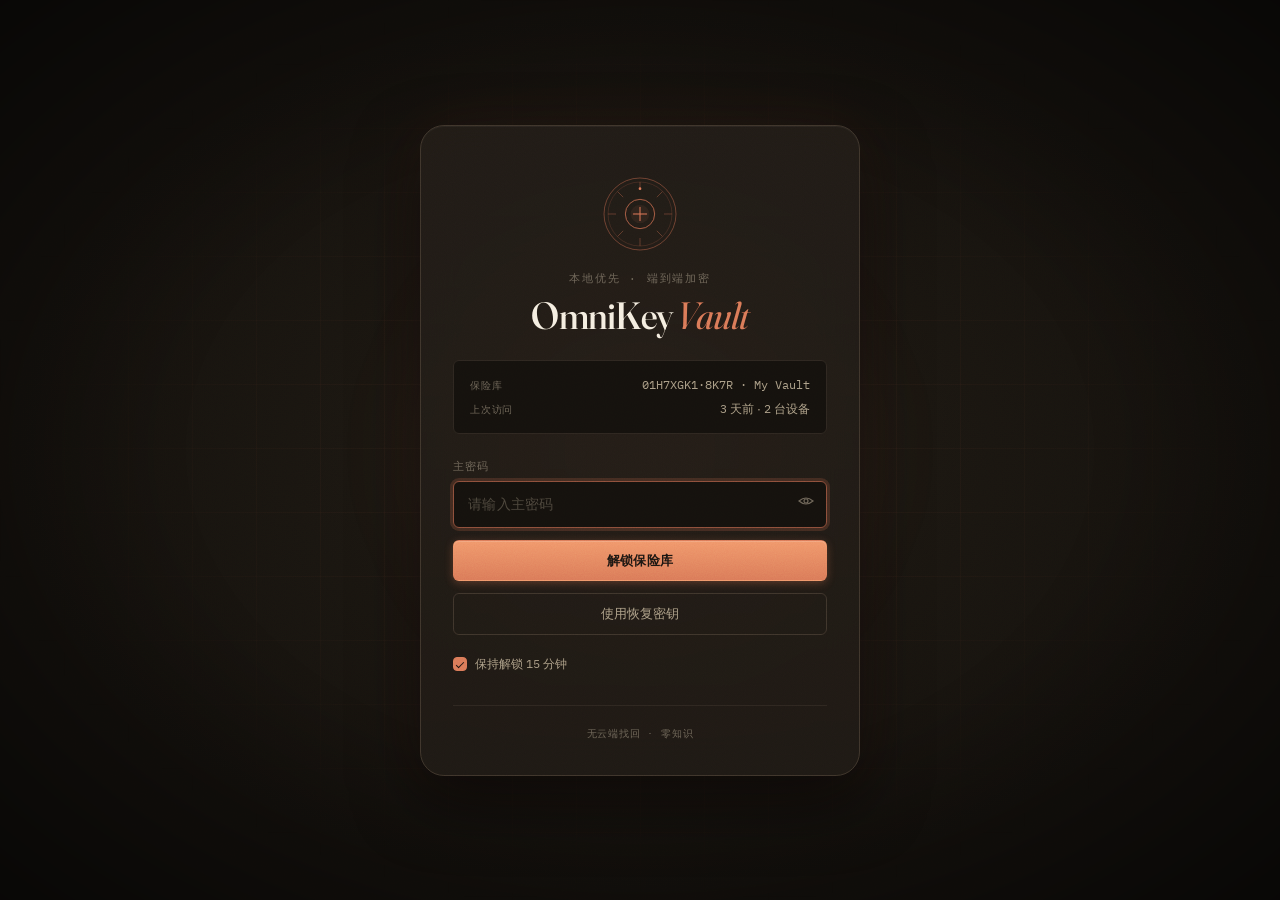
<file: docs/UI/index.html>
<!DOCTYPE html>
<html lang="zh-CN">
<head>
  <meta charset="UTF-8" />
  <meta name="viewport" content="width=device-width, initial-scale=1.0" />
  <title>OmniKey Vault — 应用原型</title>
  <link rel="preconnect" href="https://fonts.googleapis.com" />
  <link rel="preconnect" href="https://fonts.gstatic.com" crossorigin />
  <link
    href="https://fonts.googleapis.com/css2?family=Fraunces:ital,opsz,wght@0,9..144,400;0,9..144,500;0,9..144,600;0,9..144,700;1,9..144,400;1,9..144,500;1,9..144,600&family=IBM+Plex+Mono:wght@300;400;500;600&family=IBM+Plex+Sans:wght@300;400;500;600;700&display=swap"
    rel="stylesheet"
  />
  <link rel="stylesheet" href="styles.css" />
</head>
<body>
  <!-- Grain texture overlay -->
  <div class="grain" aria-hidden="true"></div>

  <!-- ============================================= -->
  <!-- UNLOCK SCREEN                                  -->
  <!-- ============================================= -->
  <section id="screen-unlock" class="screen screen-unlock active">
    <div class="unlock-ambient" aria-hidden="true">
      <div class="ambient-grid"></div>
      <div class="ambient-glow"></div>
      <div class="ambient-vignette"></div>
    </div>

    <div class="unlock-card">
      <div class="vault-emblem" id="vault-emblem" aria-hidden="true">
        <svg viewBox="0 0 120 120" fill="none" xmlns="http://www.w3.org/2000/svg">
          <!-- Outer ring -->
          <circle cx="60" cy="60" r="54" stroke="currentColor" stroke-width="1.5" opacity="0.4" />
          <circle cx="60" cy="60" r="48" stroke="currentColor" stroke-width="1" opacity="0.25" />
          <!-- Spokes (vault door radial) -->
          <g class="emblem-spokes" stroke="currentColor" stroke-width="1" opacity="0.5">
            <line x1="60" y1="12" x2="60" y2="24" />
            <line x1="60" y1="96" x2="60" y2="108" />
            <line x1="12" y1="60" x2="24" y2="60" />
            <line x1="96" y1="60" x2="108" y2="60" />
            <line x1="26.4" y1="26.4" x2="34.8" y2="34.8" />
            <line x1="85.2" y1="85.2" x2="93.6" y2="93.6" />
            <line x1="93.6" y1="26.4" x2="85.2" y2="34.8" />
            <line x1="34.8" y1="85.2" x2="26.4" y2="93.6" />
          </g>
          <!-- Inner dial -->
          <circle cx="60" cy="60" r="22" stroke="currentColor" stroke-width="1.5" opacity="0.7" />
          <circle cx="60" cy="60" r="14" fill="currentColor" opacity="0.08" />
          <!-- Center mark -->
          <path d="M60 50 L60 70 M50 60 L70 60" stroke="currentColor" stroke-width="1.5" stroke-linecap="round" />
          <!-- Indicator notch -->
          <circle cx="60" cy="22" r="2" fill="var(--accent)" />
        </svg>
      </div>

      <p class="unlock-eyebrow">本地优先 · 端到端加密</p>
      <h1 class="unlock-title">OmniKey <em>Vault</em></h1>

      <div class="vault-meta">
        <div class="meta-row">
          <span class="meta-label">保险库</span>
          <span class="meta-value mono">01H7XGK1·8K7R · My Vault</span>
        </div>
        <div class="meta-row">
          <span class="meta-label">上次访问</span>
          <span class="meta-value">3 天前 · 2 台设备</span>
        </div>
      </div>

      <form class="unlock-form" id="unlock-form" autocomplete="off">
        <div class="field">
          <label for="master-pw">主密码</label>
          <div class="input-wrap">
            <input
              type="password"
              id="master-pw"
              placeholder="请输入主密码"
              autofocus
              spellcheck="false"
            />
            <button type="button" class="reveal-toggle" id="reveal-pw" aria-label="显示密码">
              <svg width="16" height="16" viewBox="0 0 16 16" fill="none">
                <path d="M1 8 Q8 2 15 8 Q8 14 1 8 Z" stroke="currentColor" stroke-width="1.2" fill="none" />
                <circle cx="8" cy="8" r="2" stroke="currentColor" stroke-width="1.2" fill="none" />
              </svg>
            </button>
          </div>
        </div>

        <button type="submit" class="btn btn-primary btn-block" id="unlock-btn">
          <span class="btn-label">解锁保险库</span>
          <span class="btn-spinner" aria-hidden="true"></span>
        </button>

        <button type="button" class="btn btn-ghost btn-block" id="recovery-btn">
          使用恢复密钥
        </button>

        <label class="checkbox">
          <input type="checkbox" id="remember-15" checked />
          <span class="checkbox-mark"></span>
          <span class="checkbox-label">保持解锁 15 分钟</span>
        </label>
      </form>

      <div class="unlock-footer">
        <span class="mono dim">无云端找回 · 零知识</span>
      </div>
    </div>

    <!-- KDF progress overlay (shown during unlock) -->
    <div class="kdf-overlay" id="kdf-overlay" aria-hidden="true">
      <div class="kdf-content">
        <div class="kdf-emblem">
          <svg viewBox="0 0 80 80" fill="none">
            <circle cx="40" cy="40" r="36" stroke="currentColor" stroke-width="1" opacity="0.2" />
            <circle
              cx="40"
              cy="40"
              r="36"
              stroke="currentColor"
              stroke-width="2"
              stroke-dasharray="226"
              stroke-dashoffset="226"
              class="kdf-progress-ring"
              transform="rotate(-90 40 40)"
            />
          </svg>
        </div>
        <p class="kdf-status mono">派生密钥 · Argon2id 256MiB</p>
        <p class="kdf-detail mono dim">正在验证主密码…</p>
      </div>
    </div>
  </section>

  <!-- ============================================= -->
  <!-- MAIN APPLICATION                               -->
  <!-- ============================================= -->
  <section id="screen-main" class="screen screen-main">
    <!-- Profile banner (shown when dev/test profile active) -->
    <div class="profile-banner" id="profile-banner" aria-hidden="true">
      <span class="banner-text" id="banner-text">DEV — 非生产数据</span>
    </div>
    <div class="profile-watermark" id="profile-watermark" aria-hidden="true"></div>

    <!-- Top bar -->
    <header class="topbar">
      <div class="topbar-left">
        <div class="app-mark" aria-hidden="true">
          <svg viewBox="0 0 24 24" fill="none">
            <circle cx="12" cy="12" r="10" stroke="currentColor" stroke-width="1.5" opacity="0.5" />
            <circle cx="12" cy="12" r="5" stroke="currentColor" stroke-width="1.5" />
            <path d="M12 8 V16 M8 12 H16" stroke="currentColor" stroke-width="1.2" stroke-linecap="round" />
            <circle cx="12" cy="3" r="1.2" fill="var(--accent)" />
          </svg>
        </div>
        <span class="app-name">OmniKey <em>Vault</em></span>
      </div>

      <div class="topbar-center">
        <div class="search-box">
          <svg class="search-icon" width="14" height="14" viewBox="0 0 14 14" fill="none">
            <circle cx="6" cy="6" r="4.5" stroke="currentColor" stroke-width="1.2" />
            <line x1="9.5" y1="9.5" x2="12.5" y2="12.5" stroke="currentColor" stroke-width="1.2" stroke-linecap="round" />
          </svg>
          <input
            type="text"
            id="search-input"
            placeholder="搜索条目、字段、标签…  (试试:tags:ai field:sk-*)"
            spellcheck="false"
          />
          <kbd class="search-kbd mono">/</kbd>
        </div>
      </div>

      <div class="topbar-right">
        <button class="icon-btn" id="sync-btn" title="同步状态">
          <svg width="16" height="16" viewBox="0 0 16 16" fill="none">
            <path d="M3 8 Q3 3 8 3 Q12 3 13 6 M13 8 Q13 13 8 13 Q4 13 3 10" stroke="currentColor" stroke-width="1.2" fill="none" stroke-linecap="round" />
            <path d="M11 4 L13 6 L11 8 M5 8 L3 10 L5 12" stroke="currentColor" stroke-width="1.2" fill="none" stroke-linecap="round" stroke-linejoin="round" />
          </svg>
        </button>
        <button class="icon-btn" id="settings-btn" title="设置">
          <svg width="16" height="16" viewBox="0 0 16 16" fill="none">
            <circle cx="8" cy="8" r="2" stroke="currentColor" stroke-width="1.2" fill="none" />
            <path d="M8 1 V3 M8 13 V15 M1 8 H3 M13 8 H15 M2.8 2.8 L4.2 4.2 M11.8 11.8 L13.2 13.2 M2.8 13.2 L4.2 11.8 M11.8 4.2 L13.2 2.8" stroke="currentColor" stroke-width="1.2" stroke-linecap="round" />
          </svg>
        </button>
        <button class="icon-btn icon-btn-lock" id="lock-btn" title="锁定保险库 (Ctrl+L)">
          <svg width="16" height="16" viewBox="0 0 16 16" fill="none">
            <rect x="3" y="7" width="10" height="7" rx="1" stroke="currentColor" stroke-width="1.2" fill="none" />
            <path d="M5 7 V5 Q5 2 8 2 Q11 2 11 5 V7" stroke="currentColor" stroke-width="1.2" fill="none" />
            <circle cx="8" cy="10.5" r="0.8" fill="currentColor" />
          </svg>
        </button>
      </div>
    </header>

    <!-- Main layout -->
    <div class="main-layout">
      <!-- Sidebar -->
      <aside class="sidebar">
        <!-- Profile switcher -->
        <div class="sidebar-section">
          <div class="section-label">
            <span>配置文件</span>
          </div>
          <button class="profile-chip" data-profile="prod" id="profile-chip">
            <span class="profile-dot profile-dot-prod"></span>
            <span class="profile-name">prod</span>
            <span class="profile-count mono" id="profile-count-prod">5</span>
            <svg class="profile-chev" width="10" height="10" viewBox="0 0 10 10" fill="none">
              <path d="M3 4 L5 6 L7 4" stroke="currentColor" stroke-width="1.2" stroke-linecap="round" />
            </svg>
          </button>
        </div>

        <!-- Folders -->
        <div class="sidebar-section">
          <div class="section-label">
            <span>文件夹</span>
          </div>
          <ul class="folder-tree">
            <li class="folder-item active">
              <svg width="12" height="12" viewBox="0 0 12 12" fill="none"><path d="M1 3 Q1 2 2 2 H4 L5 3 H10 Q11 3 11 4 V9 Q11 10 10 10 H2 Q1 10 1 9 Z" stroke="currentColor" stroke-width="1" fill="none" /></svg>
              <span>全部条目</span>
              <span class="count mono">5</span>
            </li>
            <li class="folder-item">
              <svg width="12" height="12" viewBox="0 0 12 12" fill="none"><path d="M1 3 Q1 2 2 2 H4 L5 3 H10 Q11 3 11 4 V9 Q11 10 10 10 H2 Q1 10 1 9 Z" stroke="currentColor" stroke-width="1" fill="none" /></svg>
              <span>AI 服务</span>
              <span class="count mono">2</span>
            </li>
            <li class="folder-item">
              <svg width="12" height="12" viewBox="0 0 12 12" fill="none"><path d="M1 3 Q1 2 2 2 H4 L5 3 H10 Q11 3 11 4 V9 Q11 10 10 10 H2 Q1 10 1 9 Z" stroke="currentColor" stroke-width="1" fill="none" /></svg>
              <span>云服务</span>
              <span class="count mono">1</span>
            </li>
            <li class="folder-item">
              <svg width="12" height="12" viewBox="0 0 12 12" fill="none"><path d="M1 3 Q1 2 2 2 H4 L5 3 H10 Q11 3 11 4 V9 Q11 10 10 10 H2 Q1 10 1 9 Z" stroke="currentColor" stroke-width="1" fill="none" /></svg>
              <span>支付</span>
              <span class="count mono">1</span>
            </li>
            <li class="folder-item">
              <svg width="12" height="12" viewBox="0 0 12 12" fill="none"><path d="M1 3 Q1 2 2 2 H4 L5 3 H10 Q11 3 11 4 V9 Q11 10 10 10 H2 Q1 10 1 9 Z" stroke="currentColor" stroke-width="1" fill="none" /></svg>
              <span>数据库</span>
              <span class="count mono">1</span>
            </li>
          </ul>
        </div>

        <!-- Tags -->
        <div class="sidebar-section">
          <div class="section-label">
            <span>标签</span>
          </div>
          <div class="tag-cloud">
            <button class="tag-chip" data-tag="ai">#ai</button>
            <button class="tag-chip" data-tag="work">#work</button>
            <button class="tag-chip" data-tag="cloud">#cloud</button>
            <button class="tag-chip" data-tag="prod">#prod</button>
            <button class="tag-chip" data-tag="pay">#pay</button>
            <button class="tag-chip" data-tag="db">#db</button>
            <button class="tag-chip" data-tag="dev">#dev</button>
          </div>
        </div>

        <!-- Spacer -->
        <div class="sidebar-spacer"></div>

        <!-- Footer of sidebar -->
        <div class="sidebar-footer">
          <div class="device-info">
            <span class="device-dot"></span>
            <span class="mono dim">laptop-abc</span>
          </div>
        </div>
      </aside>

      <!-- Entry list -->
      <main class="entry-list">
        <div class="list-header">
          <div class="list-title">
            <h2 id="list-title">全部条目</h2>
            <span class="list-count mono dim" id="list-count">5 个条目</span>
          </div>
          <div class="list-actions">
            <button class="btn btn-ghost btn-sm" id="sort-btn">
              <svg width="12" height="12" viewBox="0 0 12 12" fill="none"><path d="M2 3 H10 M3 6 H9 M4 9 H8" stroke="currentColor" stroke-width="1.2" stroke-linecap="round" /></svg>
              <span>排序</span>
            </button>
            <button class="btn btn-primary btn-sm" id="new-entry-btn">
              <svg width="12" height="12" viewBox="0 0 12 12" fill="none"><path d="M6 2 V10 M2 6 H10" stroke="currentColor" stroke-width="1.5" stroke-linecap="round" /></svg>
              <span>新建条目</span>
            </button>
          </div>
        </div>

        <div class="list-body" id="entry-list-body">
          <!-- Entries injected by JS -->
        </div>

        <div class="list-empty" id="list-empty" hidden>
          <div class="empty-icon" aria-hidden="true">
            <svg width="48" height="48" viewBox="0 0 48 48" fill="none">
              <circle cx="24" cy="24" r="20" stroke="currentColor" stroke-width="1" opacity="0.3" />
              <circle cx="24" cy="24" r="10" stroke="currentColor" stroke-width="1" opacity="0.5" />
              <path d="M24 18 V30 M18 24 H30" stroke="currentColor" stroke-width="1" stroke-linecap="round" />
            </svg>
          </div>
          <p class="empty-title">没有匹配的条目</p>
          <p class="empty-sub dim">试试清除筛选条件或更换搜索关键词。</p>
          <button class="btn btn-ghost btn-sm" id="clear-filters">清除筛选</button>
        </div>
      </main>

      <!-- Detail panel -->
      <aside class="detail-panel" id="detail-panel">
        <div class="detail-empty" id="detail-empty">
          <div class="detail-empty-emblem" aria-hidden="true">
            <svg width="64" height="64" viewBox="0 0 64 64" fill="none">
              <circle cx="32" cy="32" r="28" stroke="currentColor" stroke-width="1" opacity="0.2" />
              <circle cx="32" cy="32" r="12" stroke="currentColor" stroke-width="1" opacity="0.4" />
              <path d="M32 24 V40 M24 32 H40" stroke="currentColor" stroke-width="1" opacity="0.6" stroke-linecap="round" />
            </svg>
          </div>
          <p class="detail-empty-title">请选择一个条目</p>
          <p class="detail-empty-sub dim">从左侧列表中选择条目以查看详情。</p>
        </div>

        <div class="detail-content" id="detail-content" hidden>
          <!-- Injected by JS -->
        </div>
      </aside>
    </div>

    <!-- Status bar -->
    <footer class="statusbar">
      <div class="status-left">
        <span class="sync-indicator" id="sync-indicator">
          <span class="sync-dot sync-dot-synced"></span>
          <span class="mono" id="sync-text">3 秒前同步 · 来自 laptop-abc</span>
        </span>
      </div>
      <div class="status-center">
        <span class="status-profile" id="status-profile">
          <span class="status-dot status-dot-prod"></span>
          <span class="mono">prod</span>
        </span>
      </div>
      <div class="status-right">
        <span class="mono dim" id="lock-countdown">已解锁 · 剩余 14 分钟</span>
        <button class="icon-btn icon-btn-sm" id="lock-now-btn" title="立即锁定">
          <svg width="12" height="12" viewBox="0 0 12 12" fill="none">
            <rect x="2.5" y="5.5" width="7" height="5" rx="0.5" stroke="currentColor" stroke-width="1" fill="none" />
            <path d="M4 5.5 V4 Q4 2 6 2 Q8 2 8 4 V5.5" stroke="currentColor" stroke-width="1" fill="none" />
          </svg>
        </button>
      </div>
    </footer>
  </section>

  <!-- ============================================= -->
  <!-- ENTRY EDITOR OVERLAY                           -->
  <!-- ============================================= -->
  <div class="overlay editor-overlay" id="editor-overlay" aria-hidden="true">
    <div class="editor-panel">
      <header class="editor-header">
        <button class="btn btn-ghost btn-sm" id="editor-back">
          <svg width="12" height="12" viewBox="0 0 12 12" fill="none"><path d="M8 2 L4 6 L8 10" stroke="currentColor" stroke-width="1.5" stroke-linecap="round" stroke-linejoin="round" /></svg>
          <span>返回</span>
        </button>
        <h2 class="editor-title">编辑条目</h2>
        <button class="btn btn-primary btn-sm" id="editor-save">
          <span>保存</span>
        </button>
      </header>

      <div class="editor-body">
        <div class="editor-grid">
          <div class="field">
            <label>名称</label>
            <input type="text" value="OpenAI 生产环境" />
          </div>
          <div class="field">
            <label>类型</label>
            <select><option>api_key</option><option>oauth</option><option>certificate</option><option>ssh_key</option><option>note</option></select>
          </div>
          <div class="field">
            <label>平台</label>
            <select><option>openai</option><option>github</option><option>aws</option><option>stripe</option><option>supabase</option></select>
          </div>
          <div class="field">
            <label>文件夹</label>
            <select><option>AI 服务</option><option>云服务</option><option>支付</option><option>数据库</option></select>
          </div>
          <div class="field field-full">
            <label>标签</label>
            <div class="tag-input">
              <span class="tag-chip tag-chip-removable">ai <span class="tag-remove">×</span></span>
              <span class="tag-chip tag-chip-removable">work <span class="tag-remove">×</span></span>
              <span class="tag-chip tag-chip-removable">prod <span class="tag-remove">×</span></span>
              <input type="text" placeholder="添加标签…" />
            </div>
          </div>
          <div class="field">
            <label>过期时间(可选)</label>
            <input type="text" placeholder="2026-12-31" />
          </div>
        </div>

        <div class="editor-section">
          <div class="section-label">
            <span>字段</span>
            <button class="btn btn-ghost btn-xs" id="add-field">+ 添加字段</button>
          </div>
          <div class="field-rows">
            <div class="field-row">
              <div class="field-row-head">
                <span class="field-key mono">api_key</span>
                <span class="field-kind">密文</span>
                <div class="field-row-actions">
                  <button class="btn btn-ghost btn-xs field-reveal" title="按住显示明文">
                    <svg width="12" height="12" viewBox="0 0 12 12" fill="none"><path d="M1 6 Q6 1.5 11 6 Q6 10.5 1 6 Z" stroke="currentColor" stroke-width="1" fill="none" /><circle cx="6" cy="6" r="1.5" stroke="currentColor" stroke-width="1" fill="none" /></svg>
                    <span>显示</span>
                  </button>
                  <button class="btn btn-ghost btn-xs field-copy" title="复制">
                    <svg width="12" height="12" viewBox="0 0 12 12" fill="none"><rect x="3" y="3" width="6" height="6" rx="0.5" stroke="currentColor" stroke-width="1" fill="none" /><path d="M2 8 V2 H8" stroke="currentColor" stroke-width="1" fill="none" /></svg>
                    <span>复制</span>
                  </button>
                </div>
              </div>
              <div class="field-row-value">
                <input type="password" class="mono" value="sk-proj-abc123XYZdef456GHI789JKLmno012PQRstu345UVW" data-secret="sk-proj-abc123XYZdef456GHI789JKLmno012PQRstu345UVW" />
                <span class="exposed-dot" aria-hidden="true"></span>
              </div>
            </div>

            <div class="field-row">
              <div class="field-row-head">
                <span class="field-key mono">organization_id</span>
                <span class="field-kind">文本</span>
              </div>
              <div class="field-row-value">
                <input type="text" class="mono" value="org-aBcDeFgHiJkLmNoPqRsT" />
              </div>
            </div>

            <div class="field-row">
              <div class="field-row-head">
                <span class="field-key mono">project_id</span>
                <span class="field-kind">文本</span>
              </div>
              <div class="field-row-value">
                <input type="text" class="mono" value="proj_xYzAbCdEfGhIjKlMnOp" />
              </div>
            </div>
          </div>
        </div>

        <div class="editor-section">
          <div class="section-label"><span>备注</span></div>
          <textarea class="notes-area" placeholder="添加备注(纯文本)…">生产环境 OpenAI Key,用于主 API 服务。上次轮换:2026-05-12。</textarea>
        </div>

        <div class="editor-section">
          <div class="section-label"><span>历史</span></div>
          <div class="history-list">
            <div class="history-row">
              <span class="mono">v3</span>
              <span class="dim">2026-06-15 14:32 UTC</span>
              <span class="dim">laptop-abc</span>
            </div>
            <div class="history-row">
              <span class="mono">v2</span>
              <span class="dim">2026-05-12 09:18 UTC</span>
              <span class="dim">workstation-def</span>
            </div>
            <div class="history-row">
              <span class="mono">v1</span>
              <span class="dim">2026-05-01 10:00 UTC</span>
              <span class="dim">workstation-def</span>
            </div>
          </div>
        </div>

        <div class="editor-meta mono dim">
          创建于 2026-05-01 · 更新于 2026-06-15 · v3
        </div>
      </div>
    </div>
  </div>

  <!-- ============================================= -->
  <!-- PROFILE SWITCHER OVERLAY                       -->
  <!-- ============================================= -->
  <div class="overlay profile-switcher-overlay" id="profile-switcher-overlay" aria-hidden="true">
    <div class="switcher-panel">
      <div class="switcher-header">
        <h2>切换配置文件</h2>
        <button class="icon-btn" id="switcher-close" aria-label="关闭">
          <svg width="14" height="14" viewBox="0 0 14 14" fill="none"><path d="M3 3 L11 11 M11 3 L3 11" stroke="currentColor" stroke-width="1.4" stroke-linecap="round" /></svg>
        </button>
      </div>
      <ul class="switcher-list">
        <li class="switcher-item active" data-profile="prod">
          <span class="switcher-dot profile-dot-prod"></span>
          <div class="switcher-info">
            <span class="switcher-name">prod</span>
            <span class="switcher-meta mono dim">5 个条目 · 已同步</span>
          </div>
          <span class="switcher-check" aria-hidden="true">
            <svg width="12" height="12" viewBox="0 0 12 12" fill="none"><path d="M2 6 L5 9 L10 3" stroke="currentColor" stroke-width="1.5" stroke-linecap="round" stroke-linejoin="round" /></svg>
          </span>
        </li>
        <li class="switcher-item" data-profile="dev">
          <span class="switcher-dot profile-dot-dev"></span>
          <div class="switcher-info">
            <span class="switcher-name">dev</span>
            <span class="switcher-meta mono dim">2 个条目 · 仅本地</span>
          </div>
        </li>
        <li class="switcher-item" data-profile="test">
          <span class="switcher-dot profile-dot-test"></span>
          <div class="switcher-info">
            <span class="switcher-name">test</span>
            <span class="switcher-meta mono dim">0 个条目 · 仅本地</span>
          </div>
        </li>
      </ul>
      <button class="btn btn-ghost btn-block" id="new-profile-btn">
        <svg width="12" height="12" viewBox="0 0 12 12" fill="none"><path d="M6 2 V10 M2 6 H10" stroke="currentColor" stroke-width="1.4" stroke-linecap="round" /></svg>
        <span>新建配置文件</span>
      </button>
    </div>
  </div>

  <!-- ============================================= -->
  <!-- TOAST CONTAINER                                -->
  <!-- ============================================= -->
  <div class="toast-container" id="toast-container" aria-live="polite"></div>

  <script src="app.js"></script>
</body>
</html>
</file>
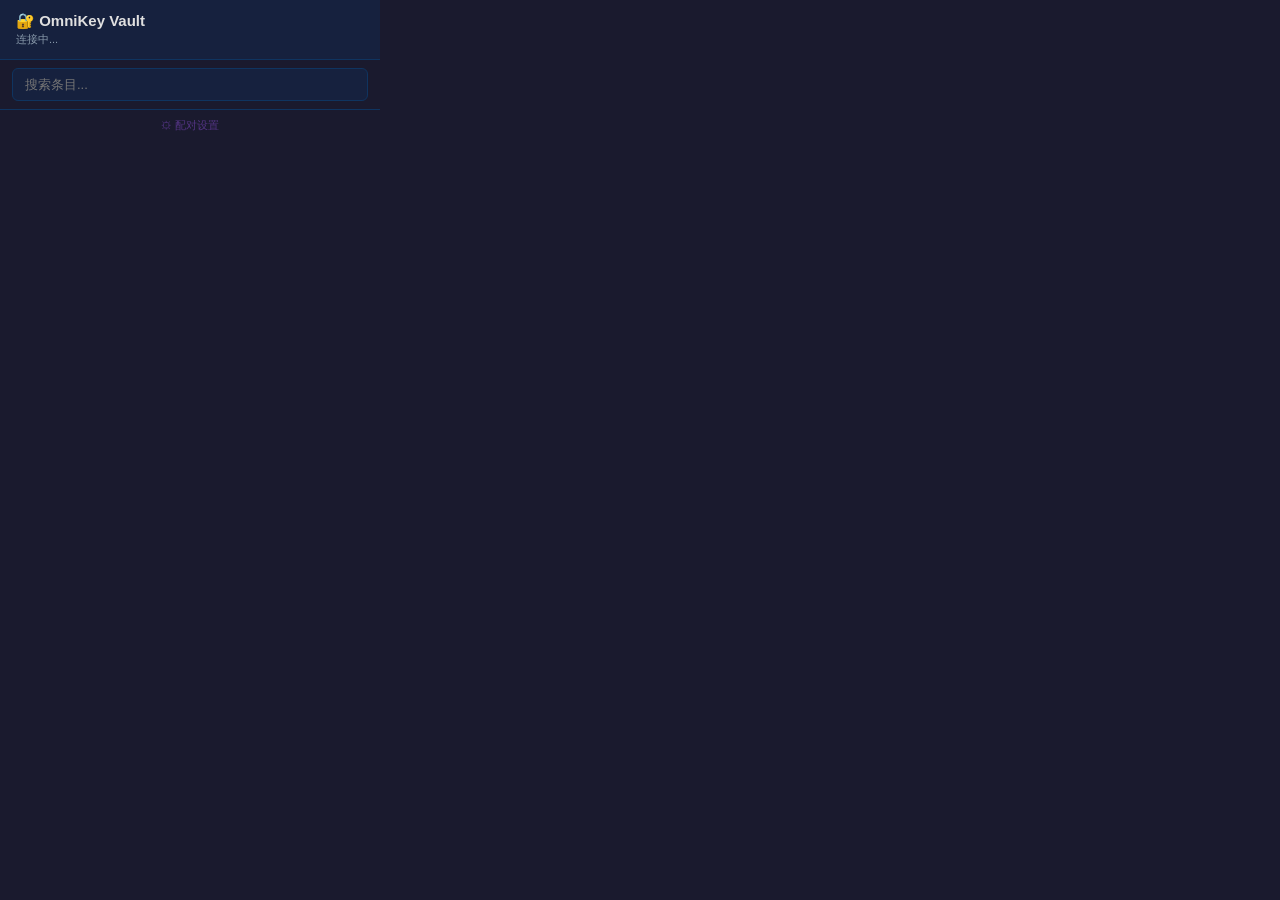
<file: browser-extension/popup.html>
<!DOCTYPE html>
<html lang="zh-CN">
<head>
  <meta charset="UTF-8">
  <style>
    * { margin: 0; padding: 0; box-sizing: border-box; }
    body { width: 380px; font-family: -apple-system, 'Segoe UI', sans-serif; font-size: 13px; background: #1a1a2e; color: #e0e0e0; }
    .header { padding: 12px 16px; background: #16213e; border-bottom: 1px solid #0f3460; }
    .header h1 { font-size: 15px; font-weight: 600; }
    .header .status { font-size: 11px; color: #8899aa; margin-top: 2px; }
    .search-box { padding: 8px 12px; }
    .search-box input { width: 100%; padding: 8px 12px; border: 1px solid #0f3460; border-radius: 6px; background: #16213e; color: #e0e0e0; font-size: 13px; outline: none; }
    .search-box input:focus { border-color: #533483; }
    .results { max-height: 320px; overflow-y: auto; }
    .entry { padding: 8px 16px; border-bottom: 1px solid #0f3460; cursor: pointer; }
    .entry:hover { background: #16213e; }
    .entry .name { font-weight: 500; font-size: 13px; }
    .entry .meta { font-size: 11px; color: #8899aa; margin-top: 2px; }
    .entry .fields { margin-top: 4px; }
    .field-row { display: flex; justify-content: space-between; align-items: center; padding: 2px 0; font-size: 12px; }
    .field-row .key { color: #8899aa; }
    .field-row .value { font-family: monospace; color: #aabbcc; max-width: 140px; overflow: hidden; text-overflow: ellipsis; white-space: nowrap; }
    .field-row .btn-group { display: flex; gap: 4px; margin-left: 8px; }
    .field-row .copy-btn, .field-row .fill-btn { padding: 2px 8px; border: 1px solid #533483; border-radius: 4px; background: transparent; color: #533483; cursor: pointer; font-size: 11px; white-space: nowrap; }
    .field-row .copy-btn:hover, .field-row .fill-btn:hover { background: #533483; color: #fff; }
    .empty { padding: 40px 16px; text-align: center; color: #8899aa; }
    .error { padding: 16px; color: #e74c3c; text-align: center; }
    .settings-link { display: block; padding: 8px 16px; text-align: center; font-size: 11px; color: #533483; text-decoration: none; border-top: 1px solid #0f3460; }
    .settings-link:hover { text-decoration: underline; }
    .profile-selector { display: none; padding: 4px 12px 8px; gap: 6px; flex-wrap: wrap; }
    .profile-btn { padding: 3px 10px; border: 1px solid #0f3460; border-radius: 4px; background: transparent; color: #8899aa; cursor: pointer; font-size: 11px; }
    .profile-btn:hover { border-color: #533483; }
    .profile-btn.active { background: #533483; color: #fff; border-color: #533483; }
    .section-title { padding: 8px 16px 4px; font-size: 10px; text-transform: uppercase; letter-spacing: 1px; color: #533483; border-top: 1px solid #0f3460; }
    .recent-entry { display: flex; align-items: center; padding: 6px 16px; border-bottom: 1px solid #0f3460; cursor: pointer; }
    .recent-entry:hover { background: #16213e; }
    .recent-entry .icon { font-size: 14px; margin-right: 8px; }
    .recent-entry .info { flex: 1; overflow: hidden; }
    .recent-entry .info .name { font-size: 12px; font-weight: 500; }
    .recent-entry .info .time { font-size: 10px; color: #8899aa; }
    .recent-entry .actions { display: flex; gap: 4px; }
    .recent-entry .actions button { padding: 2px 6px; border: 1px solid #0f3460; border-radius: 3px; background: transparent; color: #8899aa; cursor: pointer; font-size: 10px; }
    .recent-entry .actions button:hover { background: #533483; color: #fff; }
    .autofill-bar { padding: 8px 12px; background: #16213e; border-bottom: 1px solid #0f3460; display: none; }
    .autofill-bar button { width: 100%; padding: 8px; border: 1px solid #533483; border-radius: 6px; background: #533483; color: #fff; cursor: pointer; font-size: 12px; font-weight: 500; }
    .autofill-bar button:hover { background: #6b44a3; }
  </style>
</head>
<body>
  <div class="header">
    <h1>🔐 OmniKey Vault</h1>
    <div class="status" id="status">连接中...</div>
  </div>
  <div class="search-box">
    <input type="text" id="search" placeholder="搜索条目..." autocomplete="off" />
  </div>
  <div class="profile-selector" id="profileSelector"></div>
  <div class="autofill-bar" id="autofillBar">
    <button id="autofillBtn">⚡ 自动填充当前页面</button>
  </div>
  <div id="recentSection" style="display:none;">
    <div class="section-title">🕘 最近使用</div>
    <div id="recentList"></div>
    <div class="section-title">📋 搜索结果</div>
  </div>
  <div class="results" id="results"></div>
  <a href="#" class="settings-link" id="settingsLink">⚙ 配对设置</a>
  <script src="popup.js"></script>
</body>
</html>
</file>
<file: docs/UI/styles.css>
/* ============================================================
   OmniKey Vault — Application Prototype
   Aesthetic: Archival Vault × Secure Terminal
   Warm dark background, bone text, burnt-amber accent,
   editorial serif (Fraunces) + technical mono (IBM Plex).
   ============================================================ */

/* ---------- Design tokens ---------- */
:root {
  --bg: #1a1612;
  --bg-elevated: #221d18;
  --bg-sunken: #14110d;
  --bg-hover: #2a241e;
  --bg-card: #1f1a15;

  --fg: #f4ede0;
  --fg-muted: #a89c87;
  --fg-dim: #6b6357;
  --fg-faint: #4a443b;

  --accent: #d97757;
  --accent-bright: #f0956a;
  --accent-dim: #8a4d3a;
  --accent-glow: rgba(217, 119, 87, 0.18);

  --success: #7fa650;
  --warning: #d4a04b;
  --danger: #c25450;
  --info: #6b9bd1;

  --border: #2d2620;
  --border-bright: #3d342b;
  --border-active: #5a4a3c;

  --profile-prod: #7fa650;
  --profile-dev: #d4a04b;
  --profile-test: #6b9bd1;

  --font-display: 'Fraunces', Georgia, 'Times New Roman', serif;
  --font-ui: 'IBM Plex Sans', system-ui, -apple-system, sans-serif;
  --font-mono: 'IBM Plex Mono', 'SF Mono', 'Courier New', monospace;

  --s-1: 4px; --s-2: 8px; --s-3: 12px; --s-4: 16px;
  --s-5: 24px; --s-6: 32px; --s-7: 48px; --s-8: 64px; --s-9: 96px;

  --r-sm: 4px; --r-md: 6px; --r-lg: 10px; --r-xl: 16px; --r-2xl: 24px;

  --shadow-sm: 0 1px 2px rgba(0,0,0,0.3);
  --shadow-md: 0 4px 12px rgba(0,0,0,0.4);
  --shadow-lg: 0 12px 32px rgba(0,0,0,0.5);
  --shadow-xl: 0 24px 64px rgba(0,0,0,0.6);
  --shadow-inset: inset 0 1px 0 rgba(255,255,255,0.04);
  --shadow-glow: 0 0 32px var(--accent-glow);

  --ease-out: cubic-bezier(0.16, 1, 0.3, 1);
  --ease-in-out: cubic-bezier(0.65, 0, 0.35, 1);
  --ease-spring: cubic-bezier(0.34, 1.56, 0.64, 1);

  --topbar-h: 56px;
  --statusbar-h: 28px;
  --sidebar-w: 220px;
  --detail-w: 380px;

  --dur-fast: 140ms;
  --dur-med: 240ms;
  --dur-slow: 420ms;
  --dur-page: 600ms;
}

/* ---------- Reset ---------- */
*, *::before, *::after { box-sizing: border-box; margin: 0; padding: 0; }
html, body { height: 100%; overflow: hidden; }

body {
  font-family: var(--font-ui);
  font-size: 14px;
  line-height: 1.5;
  color: var(--fg);
  background: var(--bg);
  font-feature-settings: 'ss01', 'cv11';
  -webkit-font-smoothing: antialiased;
  -moz-osx-font-smoothing: grayscale;
  text-rendering: optimizeLegibility;
}

button, input, select, textarea {
  font: inherit; color: inherit; background: none; border: none; outline: none;
}
button { cursor: pointer; }
ul { list-style: none; }
em { font-style: italic; }

.mono { font-family: var(--font-mono); font-feature-settings: 'zero', 'ss02'; }
.dim { color: var(--fg-dim); }
[hidden] { display: none !important; }

/* ---------- Grain overlay ---------- */
.grain {
  position: fixed; inset: 0; pointer-events: none; z-index: 9999;
  opacity: 0.35; mix-blend-mode: overlay;
  background-image: url("data:image/svg+xml;utf8,<svg xmlns='http://www.w3.org/2000/svg' width='200' height='200'><filter id='n'><feTurbulence type='fractalNoise' baseFrequency='0.9' numOctaves='2' stitchTiles='stitch'/><feColorMatrix values='0 0 0 0 0.6  0 0 0 0 0.55  0 0 0 0 0.45  0 0 0 0.6 0'/></filter><rect width='100%25' height='100%25' filter='url(%23n)'/></svg>");
  background-size: 200px 200px;
}

/* ---------- Screens ---------- */
.screen {
  position: fixed; inset: 0;
  opacity: 0; pointer-events: none;
  transition: opacity var(--dur-slow) var(--ease-out);
}
.screen.active { opacity: 1; pointer-events: auto; }

/* ---------- Buttons ---------- */
.btn {
  display: inline-flex; align-items: center; justify-content: center;
  gap: var(--s-2); padding: 10px 16px;
  font-family: var(--font-ui); font-size: 13px; font-weight: 500;
  letter-spacing: 0.01em; border-radius: var(--r-md);
  border: 1px solid transparent;
  transition: all var(--dur-fast) var(--ease-out);
  position: relative; white-space: nowrap; user-select: none;
}
.btn-block { width: 100%; }
.btn-sm { padding: 6px 10px; font-size: 12px; }
.btn-xs { padding: 4px 8px; font-size: 11px; }

.btn-primary {
  background: linear-gradient(180deg, var(--accent-bright) 0%, var(--accent) 100%);
  color: #1a1612; font-weight: 600;
  box-shadow: 0 1px 0 rgba(255,255,255,0.15) inset, 0 2px 8px rgba(217,119,87,0.3);
}
.btn-primary:hover {
  background: linear-gradient(180deg, #f5a578 0%, var(--accent-bright) 100%);
  box-shadow: 0 1px 0 rgba(255,255,255,0.2) inset, 0 4px 16px rgba(217,119,87,0.45);
  transform: translateY(-1px);
}
.btn-primary:active { transform: translateY(0); }

.btn-ghost {
  background: transparent; color: var(--fg-muted);
  border-color: var(--border-bright);
}
.btn-ghost:hover {
  color: var(--fg); border-color: var(--border-active);
  background: var(--bg-hover);
}

.btn-spinner {
  display: none; width: 14px; height: 14px;
  border: 1.5px solid rgba(26,22,18,0.3);
  border-top-color: #1a1612; border-radius: 50%;
  animation: spin 800ms linear infinite;
}
.btn.loading .btn-label { opacity: 0.6; }
.btn.loading .btn-spinner { display: inline-block; }
@keyframes spin { to { transform: rotate(360deg); } }

/* ============================================================
   UNLOCK SCREEN
   ============================================================ */
.screen-unlock {
  display: flex; align-items: center; justify-content: center;
  background: radial-gradient(ellipse at center, #1f1a14 0%, #14110d 70%);
  overflow: hidden;
}

.unlock-ambient { position: absolute; inset: 0; pointer-events: none; }

.ambient-grid {
  position: absolute; inset: 0;
  background-image:
    linear-gradient(rgba(217,119,87,0.04) 1px, transparent 1px),
    linear-gradient(90deg, rgba(217,119,87,0.04) 1px, transparent 1px);
  background-size: 64px 64px;
  mask-image: radial-gradient(ellipse at center, black 30%, transparent 75%);
  -webkit-mask-image: radial-gradient(ellipse at center, black 30%, transparent 75%);
}

.ambient-glow {
  position: absolute; top: 50%; left: 50%;
  width: 600px; height: 600px;
  transform: translate(-50%, -50%);
  background: radial-gradient(circle, var(--accent-glow) 0%, transparent 60%);
  filter: blur(40px);
  animation: ambient-pulse 8s ease-in-out infinite;
}
@keyframes ambient-pulse {
  0%, 100% { opacity: 0.5; transform: translate(-50%, -50%) scale(1); }
  50% { opacity: 0.8; transform: translate(-50%, -50%) scale(1.1); }
}

.ambient-vignette {
  position: absolute; inset: 0;
  background: radial-gradient(ellipse at center, transparent 50%, rgba(0,0,0,0.6) 100%);
}

.unlock-card {
  position: relative; z-index: 2;
  width: 440px; max-width: calc(100vw - 32px);
  padding: var(--s-7) var(--s-6) var(--s-6);
  background: linear-gradient(180deg, rgba(34,29,24,0.85) 0%, rgba(31,26,21,0.92) 100%);
  border: 1px solid var(--border-bright);
  border-radius: var(--r-2xl);
  box-shadow: var(--shadow-xl), var(--shadow-inset), 0 0 64px rgba(217,119,87,0.08);
  backdrop-filter: blur(20px);
  -webkit-backdrop-filter: blur(20px);
  animation: card-emerge var(--dur-page) var(--ease-spring) both;
}
@keyframes card-emerge {
  0% { opacity: 0; transform: translateY(24px) scale(0.96); }
  100% { opacity: 1; transform: translateY(0) scale(1); }
}

.vault-emblem {
  width: 80px; height: 80px;
  margin: 0 auto var(--s-4);
  color: var(--accent);
}
.vault-emblem svg {
  width: 100%; height: 100%;
  animation: emblem-breathe 4s ease-in-out infinite;
}
@keyframes emblem-breathe {
  0%, 100% { transform: rotate(0deg); opacity: 0.9; }
  50% { transform: rotate(2deg); opacity: 1; }
}

.unlock-eyebrow {
  text-align: center; font-family: var(--font-mono);
  font-size: 11px; letter-spacing: 0.16em; text-transform: uppercase;
  color: var(--fg-dim); margin-bottom: var(--s-2);
}

.unlock-title {
  text-align: center; font-family: var(--font-display);
  font-size: 38px; font-weight: 500; line-height: 1.1;
  letter-spacing: -0.02em;
  font-variation-settings: 'opsz' 96;
  margin-bottom: var(--s-5); color: var(--fg);
}
.unlock-title em {
  font-style: italic; font-weight: 400; color: var(--accent);
  font-variation-settings: 'opsz' 96;
}

.vault-meta {
  padding: var(--s-3) var(--s-4);
  background: var(--bg-sunken);
  border: 1px solid var(--border);
  border-radius: var(--r-md);
  margin-bottom: var(--s-5);
}
.meta-row {
  display: flex; justify-content: space-between; align-items: center;
  font-size: 12px; padding: 3px 0;
}
.meta-label {
  color: var(--fg-dim); font-family: var(--font-mono);
  text-transform: uppercase; letter-spacing: 0.08em; font-size: 10px;
}
.meta-value { color: var(--fg-muted); font-size: 12px; }

.unlock-form { display: flex; flex-direction: column; gap: var(--s-3); }

.field { display: flex; flex-direction: column; gap: 6px; }
.field > label {
  font-family: var(--font-mono); font-size: 11px;
  letter-spacing: 0.08em; text-transform: uppercase;
  color: var(--fg-dim);
}

.input-wrap {
  position: relative; display: flex; align-items: center;
  background: var(--bg-sunken);
  border: 1px solid var(--border-bright);
  border-radius: var(--r-md);
  transition: border-color var(--dur-fast) var(--ease-out), box-shadow var(--dur-fast) var(--ease-out);
}
.input-wrap:focus-within {
  border-color: var(--accent-dim);
  box-shadow: 0 0 0 3px var(--accent-glow);
}
.input-wrap input {
  flex: 1; padding: 12px 14px; font-size: 14px;
  font-family: var(--font-mono); letter-spacing: 0.04em;
  background: transparent; color: var(--fg);
}
.input-wrap input::placeholder { color: var(--fg-faint); letter-spacing: 0.02em; }

.reveal-toggle {
  padding: 8px 12px; color: var(--fg-dim);
  border-radius: var(--r-sm);
  transition: color var(--dur-fast) var(--ease-out), background var(--dur-fast) var(--ease-out);
}
.reveal-toggle:hover { color: var(--fg); background: var(--bg-hover); }

/* Checkbox */
.checkbox {
  display: flex; align-items: center; gap: 8px;
  padding: var(--s-2) 0; font-size: 12px;
  color: var(--fg-muted); cursor: pointer; user-select: none;
}
.checkbox input { position: absolute; opacity: 0; pointer-events: none; }
.checkbox-mark {
  width: 14px; height: 14px;
  border: 1px solid var(--border-active);
  border-radius: var(--r-sm);
  background: var(--bg-sunken);
  position: relative;
  transition: all var(--dur-fast) var(--ease-out);
}
.checkbox input:checked + .checkbox-mark {
  background: var(--accent); border-color: var(--accent);
}
.checkbox input:checked + .checkbox-mark::after {
  content: ''; position: absolute; top: 2px; left: 4px;
  width: 4px; height: 8px;
  border: solid #1a1612; border-width: 0 1.5px 1.5px 0;
  transform: rotate(45deg);
}
.checkbox-label { flex: 1; }

.unlock-footer {
  margin-top: var(--s-5); padding-top: var(--s-4);
  border-top: 1px solid var(--border); text-align: center;
}
.unlock-footer .dim { font-size: 10px; letter-spacing: 0.08em; }

/* KDF overlay */
.kdf-overlay {
  position: absolute; inset: 0;
  background: rgba(20,17,13,0.92);
  backdrop-filter: blur(8px);
  -webkit-backdrop-filter: blur(8px);
  display: flex; align-items: center; justify-content: center;
  opacity: 0; pointer-events: none;
  transition: opacity var(--dur-med) var(--ease-out);
  z-index: 10;
}
.kdf-overlay.visible { opacity: 1; pointer-events: auto; }

.kdf-content { text-align: center; }
.kdf-emblem {
  width: 80px; height: 80px;
  margin: 0 auto var(--s-3); color: var(--accent);
}
.kdf-emblem svg { width: 100%; height: 100%; }
.kdf-progress-ring { animation: kdf-fill 1600ms var(--ease-in-out) forwards; }
@keyframes kdf-fill {
  0% { stroke-dashoffset: 226; }
  100% { stroke-dashoffset: 0; }
}
.kdf-status { font-size: 12px; color: var(--fg); margin-bottom: 4px; letter-spacing: 0.04em; }
.kdf-detail { font-size: 11px; letter-spacing: 0.04em; }

/* ============================================================
   MAIN APPLICATION
   ============================================================ */
.screen-main {
  display: grid;
  grid-template-rows: var(--topbar-h) 1fr var(--statusbar-h);
  background: var(--bg);
}

/* Profile banner */
.profile-banner {
  position: fixed; top: var(--topbar-h); left: 0; right: 0; z-index: 50;
  height: 28px; display: flex; align-items: center; justify-content: center;
  background: linear-gradient(90deg, rgba(212,160,75,0.95) 0%, rgba(212,160,75,0.85) 100%);
  color: #1a1612; font-family: var(--font-mono);
  font-size: 11px; font-weight: 600;
  letter-spacing: 0.16em; text-transform: uppercase;
  transform: translateY(-100%);
  transition: transform var(--dur-slow) var(--ease-out);
  box-shadow: 0 2px 8px rgba(0,0,0,0.3);
}
.profile-banner.visible { transform: translateY(0); }
.profile-banner.banner-test {
  background: linear-gradient(90deg, rgba(107,155,209,0.95) 0%, rgba(107,155,209,0.85) 100%);
}

.profile-watermark {
  position: fixed; inset: var(--topbar-h) 0 var(--statusbar-h) 0;
  pointer-events: none; z-index: 1;
  display: flex; align-items: center; justify-content: center;
  font-family: var(--font-display); font-style: italic;
  font-size: 280px; font-weight: 400;
  color: rgba(212,160,75,0.06);
  letter-spacing: -0.04em;
  opacity: 0;
  transition: opacity var(--dur-slow) var(--ease-out);
  user-select: none;
}
.profile-watermark.watermark-test { color: rgba(107,155,209,0.06); }
.profile-watermark.visible { opacity: 1; }

/* Top bar */
.topbar {
  display: grid;
  grid-template-columns: var(--sidebar-w) 1fr auto;
  align-items: center;
  padding: 0 var(--s-4);
  background: var(--bg-elevated);
  border-bottom: 1px solid var(--border);
  position: relative; z-index: 30;
}

.topbar-left { display: flex; align-items: center; gap: var(--s-3); }
.app-mark { width: 24px; height: 24px; color: var(--accent); }
.app-name {
  font-family: var(--font-display); font-size: 17px;
  font-weight: 500; letter-spacing: -0.01em; color: var(--fg);
}
.app-name em { font-style: italic; color: var(--accent); font-weight: 400; }

.topbar-center { display: flex; justify-content: center; }

.search-box {
  position: relative; display: flex; align-items: center;
  width: 480px; max-width: 100%;
  background: var(--bg-sunken);
  border: 1px solid var(--border);
  border-radius: var(--r-md);
  transition: all var(--dur-fast) var(--ease-out);
}
.search-box:focus-within {
  border-color: var(--accent-dim);
  box-shadow: 0 0 0 3px var(--accent-glow);
  background: var(--bg);
}
.search-icon { margin-left: 12px; color: var(--fg-dim); flex-shrink: 0; }
.search-box input {
  flex: 1; padding: 8px 12px; font-size: 13px;
  background: transparent; color: var(--fg);
}
.search-box input::placeholder { color: var(--fg-faint); }
.search-kbd {
  margin-right: 8px; padding: 2px 6px; font-size: 10px;
  background: var(--bg-elevated);
  border: 1px solid var(--border-bright);
  border-radius: var(--r-sm); color: var(--fg-dim);
}

.topbar-right { display: flex; align-items: center; gap: var(--s-1); }

.icon-btn {
  width: 32px; height: 32px;
  display: inline-flex; align-items: center; justify-content: center;
  color: var(--fg-muted); border-radius: var(--r-sm);
  transition: all var(--dur-fast) var(--ease-out);
}
.icon-btn:hover { color: var(--fg); background: var(--bg-hover); }
.icon-btn-lock:hover { color: var(--accent); }
.icon-btn-sm { width: 22px; height: 22px; }

/* Main layout */
.main-layout {
  display: grid;
  grid-template-columns: var(--sidebar-w) 1fr var(--detail-w);
  overflow: hidden; position: relative;
}

/* Sidebar */
.sidebar {
  background: var(--bg-elevated);
  border-right: 1px solid var(--border);
  padding: var(--s-4) 0;
  display: flex; flex-direction: column;
  overflow-y: auto;
}
.sidebar-section { padding: 0 var(--s-4) var(--s-4); }

.section-label {
  display: flex; align-items: center; justify-content: space-between;
  margin-bottom: var(--s-2);
  font-family: var(--font-mono); font-size: 10px;
  letter-spacing: 0.16em; text-transform: uppercase;
  color: var(--fg-faint);
}

.profile-chip {
  width: 100%; display: flex; align-items: center; gap: var(--s-2);
  padding: 8px 10px;
  background: var(--bg-sunken);
  border: 1px solid var(--border-bright);
  border-radius: var(--r-md);
  transition: all var(--dur-fast) var(--ease-out);
}
.profile-chip:hover {
  border-color: var(--border-active);
  background: var(--bg-hover);
}

.profile-dot {
  width: 8px; height: 8px; border-radius: 50%; flex-shrink: 0;
}
.profile-dot-prod { background: var(--profile-prod); box-shadow: 0 0 8px rgba(127,166,80,0.4); }
.profile-dot-dev { background: var(--profile-dev); box-shadow: 0 0 8px rgba(212,160,75,0.4); }
.profile-dot-test { background: var(--profile-test); box-shadow: 0 0 8px rgba(107,155,209,0.4); }

.profile-name { flex: 1; font-size: 13px; color: var(--fg); }
.profile-count { font-size: 11px; color: var(--fg-dim); }
.profile-chev { color: var(--fg-dim); }

/* Folder tree */
.folder-tree { display: flex; flex-direction: column; gap: 1px; }
.folder-item {
  display: flex; align-items: center; gap: var(--s-2);
  padding: 6px 8px; font-size: 13px;
  color: var(--fg-muted); border-radius: var(--r-sm);
  cursor: pointer;
  transition: all var(--dur-fast) var(--ease-out);
}
.folder-item svg { color: var(--fg-dim); flex-shrink: 0; }
.folder-item span:first-of-type { flex: 1; }
.folder-item .count { font-size: 11px; color: var(--fg-faint); }
.folder-item:hover { background: var(--bg-hover); color: var(--fg); }
.folder-item:hover svg { color: var(--fg-muted); }
.folder-item.active {
  background: rgba(217,119,87,0.08);
  color: var(--accent-bright);
}
.folder-item.active svg { color: var(--accent); }

/* Tag cloud */
.tag-cloud { display: flex; flex-wrap: wrap; gap: 4px; }
.tag-chip {
  padding: 3px 8px; font-family: var(--font-mono);
  font-size: 11px; color: var(--fg-muted);
  background: var(--bg-sunken);
  border: 1px solid var(--border);
  border-radius: var(--r-sm);
  transition: all var(--dur-fast) var(--ease-out);
}
.tag-chip:hover {
  color: var(--accent-bright);
  border-color: var(--accent-dim);
  background: rgba(217,119,87,0.06);
}
.tag-chip.active {
  color: var(--accent-bright);
  border-color: var(--accent);
  background: rgba(217,119,87,0.12);
}

.tag-chip-removable {
  display: inline-flex; align-items: center; gap: 4px;
  padding: 3px 6px 3px 8px;
}
.tag-remove {
  display: inline-flex; align-items: center; justify-content: center;
  width: 12px; height: 12px;
  font-size: 12px; color: var(--fg-dim);
  border-radius: 50%;
}
.tag-remove:hover { color: var(--danger); background: rgba(194,84,80,0.1); }

.sidebar-spacer { flex: 1; }
.sidebar-footer { padding: var(--s-3) var(--s-4); border-top: 1px solid var(--border); }
.device-info { display: flex; align-items: center; gap: 6px; font-size: 11px; }
.device-dot {
  width: 6px; height: 6px; border-radius: 50%;
  background: var(--success); box-shadow: 0 0 6px rgba(127,166,80,0.5);
}

/* ============================================================
   ENTRY LIST
   ============================================================ */
.entry-list {
  display: flex; flex-direction: column;
  background: var(--bg);
  overflow: hidden;
  position: relative; z-index: 2;
}

.list-header {
  display: flex; align-items: center; justify-content: space-between;
  padding: var(--s-4) var(--s-5);
  border-bottom: 1px solid var(--border);
}
.list-title { display: flex; align-items: baseline; gap: var(--s-3); }
.list-title h2 {
  font-family: var(--font-display);
  font-size: 22px; font-weight: 500;
  letter-spacing: -0.01em;
  font-variation-settings: 'opsz' 36;
  color: var(--fg);
}
.list-count { font-size: 12px; }

.list-actions { display: flex; align-items: center; gap: var(--s-2); }

.list-body {
  flex: 1; overflow-y: auto;
  padding: var(--s-3) var(--s-5) var(--s-5);
}

/* Custom scrollbar */
.list-body::-webkit-scrollbar,
.sidebar::-webkit-scrollbar,
.editor-body::-webkit-scrollbar { width: 8px; }
.list-body::-webkit-scrollbar-track,
.sidebar::-webkit-scrollbar-track,
.editor-body::-webkit-scrollbar-track { background: transparent; }
.list-body::-webkit-scrollbar-thumb,
.sidebar::-webkit-scrollbar-thumb,
.editor-body::-webkit-scrollbar-thumb {
  background: var(--border-bright); border-radius: 4px;
}
.list-body::-webkit-scrollbar-thumb:hover,
.sidebar::-webkit-scrollbar-thumb:hover,
.editor-body::-webkit-scrollbar-thumb:hover { background: var(--border-active); }

/* Entry row */
.entry-row {
  display: grid;
  grid-template-columns: 32px 1fr auto;
  align-items: center; gap: var(--s-3);
  padding: var(--s-3) var(--s-4);
  margin-bottom: 4px;
  border: 1px solid transparent;
  border-radius: var(--r-md);
  cursor: pointer;
  transition: all var(--dur-fast) var(--ease-out);
  position: relative;
  animation: row-emerge 400ms var(--ease-out) both;
}
@keyframes row-emerge {
  0% { opacity: 0; transform: translateY(8px); }
  100% { opacity: 1; transform: translateY(0); }
}

.entry-row:hover {
  background: var(--bg-hover);
  border-color: var(--border-bright);
}
.entry-row.selected {
  background: linear-gradient(90deg, rgba(217,119,87,0.08) 0%, rgba(217,119,87,0.02) 100%);
  border-color: var(--accent-dim);
}
.entry-row.selected::before {
  content: ''; position: absolute;
  left: 0; top: 8px; bottom: 8px; width: 2px;
  background: var(--accent);
  border-radius: 2px;
}

.entry-platform {
  width: 32px; height: 32px;
  display: flex; align-items: center; justify-content: center;
  border-radius: var(--r-md);
  font-family: var(--font-display);
  font-size: 16px; font-weight: 600;
  font-variation-settings: 'opsz' 24;
  color: var(--bg);
  position: relative;
}
.entry-platform.platform-openai { background: linear-gradient(135deg, #10a37f 0%, #1a7f64 100%); }
.entry-platform.platform-github { background: linear-gradient(135deg, #f4ede0 0%, #a89c87 100%); color: #1a1612; }
.entry-platform.platform-aws { background: linear-gradient(135deg, #ff9900 0%, #cc7a00 100%); color: #1a1612; }
.entry-platform.platform-stripe { background: linear-gradient(135deg, #635bff 0%, #4a45cc 100%); }
.entry-platform.platform-supabase { background: linear-gradient(135deg, #3ecf8e 0%, #2a9e6a 100%); color: #1a1612; }
.entry-platform.platform-custom { background: linear-gradient(135deg, var(--accent) 0%, var(--accent-dim) 100%); }

.entry-main { min-width: 0; }
.entry-name-row { display: flex; align-items: center; gap: var(--s-2); margin-bottom: 2px; }
.entry-name {
  font-size: 14px; font-weight: 500; color: var(--fg);
  white-space: nowrap; overflow: hidden; text-overflow: ellipsis;
}
.entry-field-display {
  display: flex; align-items: center; gap: var(--s-2);
  font-family: var(--font-mono); font-size: 11px;
  color: var(--fg-muted);
}
.entry-field-key { color: var(--fg-dim); }
.entry-field-value {
  color: var(--fg-muted);
  letter-spacing: 0.04em;
  white-space: nowrap; overflow: hidden; text-overflow: ellipsis;
}
.entry-tags { display: flex; gap: 4px; margin-top: 4px; flex-wrap: wrap; }
.entry-tag {
  font-family: var(--font-mono);
  font-size: 10px; color: var(--fg-dim);
  padding: 1px 5px;
  background: var(--bg-sunken);
  border-radius: var(--r-sm);
}
.entry-tag.match { color: var(--accent-bright); background: rgba(217,119,87,0.08); }

.entry-meta {
  display: flex; flex-direction: column; align-items: flex-end; gap: 4px;
  flex-shrink: 0;
}
.entry-time { font-family: var(--font-mono); font-size: 10px; color: var(--fg-faint); }
.entry-copy-btn {
  width: 28px; height: 28px;
  display: inline-flex; align-items: center; justify-content: center;
  color: var(--fg-dim);
  border-radius: var(--r-sm);
  border: 1px solid transparent;
  position: relative;
  transition: all var(--dur-fast) var(--ease-out);
}
.entry-copy-btn:hover {
  color: var(--accent-bright);
  border-color: var(--accent-dim);
  background: rgba(217,119,87,0.06);
}
.entry-copy-btn.copied {
  color: var(--success);
  border-color: var(--success);
}

/* Clipboard countdown ring */
.entry-copy-btn .copy-ring {
  position: absolute; inset: -2px;
  pointer-events: none;
}
.entry-copy-btn .copy-ring circle {
  fill: none;
  stroke: var(--accent);
  stroke-width: 1.5;
  stroke-dasharray: 88;
  stroke-dashoffset: 88;
  transform: rotate(-90deg);
  transform-origin: center;
}
.entry-copy-btn.counting .copy-ring circle {
  animation: copy-countdown 8s linear forwards;
}
@keyframes copy-countdown {
  0% { stroke-dashoffset: 88; }
  100% { stroke-dashoffset: 0; }
}

/* Empty state */
.list-empty {
  flex: 1; display: flex; flex-direction: column;
  align-items: center; justify-content: center;
  padding: var(--s-7);
  text-align: center;
}
.empty-icon { color: var(--fg-faint); margin-bottom: var(--s-4); }
.empty-title {
  font-family: var(--font-display);
  font-size: 18px; font-weight: 500;
  margin-bottom: var(--s-2); color: var(--fg);
}
.empty-sub { font-size: 13px; margin-bottom: var(--s-4); }

/* ============================================================
   DETAIL PANEL
   ============================================================ */
.detail-panel {
  background: var(--bg-elevated);
  border-left: 1px solid var(--border);
  overflow-y: auto;
  position: relative; z-index: 2;
}

.detail-empty {
  display: flex; flex-direction: column;
  align-items: center; justify-content: center;
  height: 100%; padding: var(--s-7);
  text-align: center;
}
.detail-empty-emblem { color: var(--fg-faint); margin-bottom: var(--s-4); }
.detail-empty-title {
  font-family: var(--font-display);
  font-size: 18px; font-weight: 500;
  margin-bottom: var(--s-2); color: var(--fg-muted);
}
.detail-empty-sub { font-size: 13px; }

.detail-content {
  padding: var(--s-5);
  display: flex; flex-direction: column; gap: var(--s-5);
}

.detail-header {
  display: flex; align-items: flex-start; gap: var(--s-3);
  padding-bottom: var(--s-4);
  border-bottom: 1px solid var(--border);
}
.detail-platform {
  width: 40px; height: 40px;
  display: flex; align-items: center; justify-content: center;
  border-radius: var(--r-md);
  font-family: var(--font-display);
  font-size: 20px; font-weight: 600;
  font-variation-settings: 'opsz' 24;
  flex-shrink: 0;
}
.detail-title-block { flex: 1; min-width: 0; }
.detail-title {
  font-family: var(--font-display);
  font-size: 22px; font-weight: 500;
  letter-spacing: -0.01em;
  font-variation-settings: 'opsz' 36;
  color: var(--fg);
  margin-bottom: 4px;
}
.detail-subtitle {
  font-family: var(--font-mono); font-size: 11px;
  color: var(--fg-dim); letter-spacing: 0.04em;
}
.detail-actions { display: flex; gap: var(--s-1); }

.detail-section {}
.detail-section-label {
  font-family: var(--font-mono); font-size: 10px;
  letter-spacing: 0.16em; text-transform: uppercase;
  color: var(--fg-faint);
  margin-bottom: var(--s-3);
}

.detail-field {
  display: flex; flex-direction: column; gap: 4px;
  padding: var(--s-3) 0;
  border-bottom: 1px solid var(--border);
}
.detail-field:last-child { border-bottom: none; }
.detail-field-head {
  display: flex; align-items: center; justify-content: space-between; gap: var(--s-2);
}
.detail-field-key {
  font-family: var(--font-mono); font-size: 12px;
  color: var(--fg-muted); letter-spacing: 0.04em;
}
.detail-field-kind {
  font-family: var(--font-mono); font-size: 9px;
  text-transform: uppercase; letter-spacing: 0.1em;
  color: var(--fg-faint);
  padding: 2px 6px;
  border: 1px solid var(--border-bright);
  border-radius: var(--r-sm);
}
.detail-field-kind.kind-secret { color: var(--accent); border-color: var(--accent-dim); }

.detail-field-value-row {
  display: flex; align-items: center; gap: var(--s-2);
  padding: 4px 0;
  position: relative;
}
.detail-field-value {
  flex: 1; font-family: var(--font-mono); font-size: 12px;
  color: var(--fg); letter-spacing: 0.04em;
  padding: 6px 8px;
  background: var(--bg-sunken);
  border: 1px solid var(--border);
  border-radius: var(--r-sm);
  white-space: nowrap; overflow: hidden; text-overflow: ellipsis;
  transition: all var(--dur-fast) var(--ease-out);
}
.detail-field-value.masked {
  letter-spacing: 0.08em;
  color: var(--fg-muted);
}
.detail-field-value.revealed {
  color: var(--accent-bright);
  border-color: var(--accent-dim);
  background: rgba(217,119,87,0.04);
}

.exposed-dot {
  width: 6px; height: 6px; border-radius: 50%;
  background: var(--danger);
  flex-shrink: 0;
  opacity: 0;
  transition: opacity var(--dur-fast) var(--ease-out);
  animation: pulse-dot 1.4s ease-in-out infinite;
}
.exposed-dot.visible { opacity: 1; }
@keyframes pulse-dot {
  0%, 100% { box-shadow: 0 0 0 0 rgba(194,84,80,0.6); }
  50% { box-shadow: 0 0 0 6px rgba(194,84,80,0); }
}

.detail-field-actions { display: flex; gap: 4px; }

/* TOTP display */
.totp-display {
  display: flex; align-items: center; gap: var(--s-3);
  padding: var(--s-3);
  background: linear-gradient(135deg, rgba(217,119,87,0.06) 0%, rgba(217,119,87,0.02) 100%);
  border: 1px solid var(--accent-dim);
  border-radius: var(--r-md);
}
.totp-code {
  font-family: var(--font-mono);
  font-size: 24px; font-weight: 500;
  letter-spacing: 0.16em;
  color: var(--accent-bright);
  flex: 1;
}
.totp-ring { width: 32px; height: 32px; position: relative; }
.totp-ring svg { width: 100%; height: 100%; transform: rotate(-90deg); }
.totp-ring circle {
  fill: none;
  stroke: var(--accent);
  stroke-width: 2;
  stroke-dasharray: 88;
}
.totp-seconds {
  position: absolute; inset: 0;
  display: flex; align-items: center; justify-content: center;
  font-family: var(--font-mono); font-size: 10px;
  color: var(--fg-muted);
}

.detail-notes {
  font-size: 13px; line-height: 1.6;
  color: var(--fg-muted);
  padding: var(--s-3);
  background: var(--bg-sunken);
  border: 1px solid var(--border);
  border-radius: var(--r-md);
  white-space: pre-wrap;
}

.detail-meta-grid {
  display: grid;
  grid-template-columns: 1fr 1fr;
  gap: var(--s-3);
  padding: var(--s-3);
  background: var(--bg-sunken);
  border: 1px solid var(--border);
  border-radius: var(--r-md);
}
.detail-meta-item {}
.detail-meta-label {
  font-family: var(--font-mono); font-size: 10px;
  text-transform: uppercase; letter-spacing: 0.08em;
  color: var(--fg-faint); margin-bottom: 2px;
}
.detail-meta-value {
  font-family: var(--font-mono); font-size: 11px;
  color: var(--fg-muted);
}

/* ============================================================
   STATUS BAR
   ============================================================ */
.statusbar {
  display: grid;
  grid-template-columns: 1fr auto 1fr;
  align-items: center;
  padding: 0 var(--s-4);
  background: var(--bg-elevated);
  border-top: 1px solid var(--border);
  font-size: 11px;
  position: relative; z-index: 30;
}
.status-left, .status-right { display: flex; align-items: center; gap: var(--s-2); }
.status-right { justify-content: flex-end; }
.status-center { display: flex; justify-content: center; }

.sync-indicator { display: flex; align-items: center; gap: 6px; }
.sync-dot {
  width: 6px; height: 6px; border-radius: 50%;
}
.sync-dot-synced { background: var(--success); box-shadow: 0 0 6px rgba(127,166,80,0.5); }
.sync-dot-syncing { background: var(--info); animation: pulse-sync 1.2s ease-in-out infinite; }
.sync-dot-error { background: var(--danger); }
.sync-dot-paused { background: var(--fg-faint); }
@keyframes pulse-sync {
  0%, 100% { opacity: 0.4; transform: scale(0.9); }
  50% { opacity: 1; transform: scale(1.2); }
}

.status-profile { display: flex; align-items: center; gap: 6px; }
.status-dot {
  width: 6px; height: 6px; border-radius: 50%;
}
.status-dot-prod { background: var(--profile-prod); }
.status-dot-dev { background: var(--profile-dev); }
.status-dot-test { background: var(--profile-test); }

/* ============================================================
   OVERLAYS (Editor + Profile Switcher)
   ============================================================ */
.overlay {
  position: fixed; inset: 0;
  z-index: 100;
  opacity: 0; pointer-events: none;
  transition: opacity var(--dur-med) var(--ease-out);
}
.overlay.visible { opacity: 1; pointer-events: auto; }

.overlay::before {
  content: ''; position: absolute; inset: 0;
  background: rgba(10, 8, 6, 0.6);
  backdrop-filter: blur(4px);
  -webkit-backdrop-filter: blur(4px);
}

/* Editor overlay - slides from right */
.editor-overlay {}
.editor-panel {
  position: absolute; top: 0; right: 0; bottom: 0;
  width: 560px; max-width: 100vw;
  background: var(--bg-elevated);
  border-left: 1px solid var(--border-bright);
  box-shadow: var(--shadow-xl);
  display: flex; flex-direction: column;
  transform: translateX(100%);
  transition: transform var(--dur-slow) var(--ease-out);
}
.editor-overlay.visible .editor-panel {
  transform: translateX(0);
}

.editor-header {
  display: flex; align-items: center; justify-content: space-between;
  padding: var(--s-4) var(--s-5);
  border-bottom: 1px solid var(--border);
  background: var(--bg-elevated);
}
.editor-title {
  font-family: var(--font-display);
  font-size: 17px; font-weight: 500;
  letter-spacing: -0.01em;
  color: var(--fg);
}

.editor-body {
  flex: 1; overflow-y: auto;
  padding: var(--s-5);
  display: flex; flex-direction: column; gap: var(--s-5);
}

.editor-grid {
  display: grid;
  grid-template-columns: 1fr 1fr;
  gap: var(--s-3);
}
.field-full { grid-column: 1 / -1; }

.editor-grid .field input,
.editor-grid .field select {
  padding: 8px 10px;
  font-size: 13px;
  background: var(--bg-sunken);
  border: 1px solid var(--border-bright);
  border-radius: var(--r-sm);
  transition: all var(--dur-fast) var(--ease-out);
}
.editor-grid .field input:focus,
.editor-grid .field select:focus {
  border-color: var(--accent-dim);
  box-shadow: 0 0 0 3px var(--accent-glow);
}

.tag-input {
  display: flex; flex-wrap: wrap; gap: 4px;
  padding: 6px 8px;
  background: var(--bg-sunken);
  border: 1px solid var(--border-bright);
  border-radius: var(--r-sm);
  align-items: center;
}
.tag-input input {
  flex: 1; min-width: 80px;
  background: transparent; color: var(--fg);
  font-size: 12px;
}
.tag-input input::placeholder { color: var(--fg-faint); }

.editor-section {
  display: flex; flex-direction: column; gap: var(--s-3);
  padding-top: var(--s-4);
  border-top: 1px solid var(--border);
}

.field-rows { display: flex; flex-direction: column; gap: var(--s-3); }

.field-row {
  display: flex; flex-direction: column; gap: 6px;
  padding: var(--s-3);
  background: var(--bg-sunken);
  border: 1px solid var(--border);
  border-radius: var(--r-md);
}
.field-row-head {
  display: flex; align-items: center; gap: var(--s-2);
}
.field-key { font-size: 12px; color: var(--fg); flex: 1; }
.field-kind {
  font-family: var(--font-mono); font-size: 9px;
  text-transform: uppercase; letter-spacing: 0.1em;
  color: var(--fg-faint);
  padding: 2px 6px;
  border: 1px solid var(--border-bright);
  border-radius: var(--r-sm);
}
.field-row-actions {
  display: flex; gap: 4px;
  margin-left: auto;
}
.field-reveal svg, .field-copy svg { color: var(--fg-dim); }
.field-reveal:hover svg { color: var(--accent); }
.field-copy:hover svg { color: var(--accent); }

.field-row-value {
  position: relative;
  display: flex; align-items: center; gap: var(--s-2);
}
.field-row-value input {
  flex: 1; padding: 8px 10px;
  font-family: var(--font-mono); font-size: 12px;
  letter-spacing: 0.04em;
  background: var(--bg);
  border: 1px solid var(--border);
  border-radius: var(--r-sm);
  color: var(--fg);
}
.field-row-value input:focus {
  border-color: var(--accent-dim);
  box-shadow: 0 0 0 3px var(--accent-glow);
}

.field-reveal.revealing svg { color: var(--accent); }

.notes-area {
  width: 100%; min-height: 80px;
  padding: 10px 12px;
  font-family: var(--font-ui); font-size: 13px;
  line-height: 1.5;
  background: var(--bg-sunken);
  border: 1px solid var(--border-bright);
  border-radius: var(--r-md);
  color: var(--fg);
  resize: vertical;
}
.notes-area:focus {
  border-color: var(--accent-dim);
  box-shadow: 0 0 0 3px var(--accent-glow);
}

.history-list {
  display: flex; flex-direction: column; gap: var(--s-2);
  padding: var(--s-3);
  background: var(--bg-sunken);
  border: 1px solid var(--border);
  border-radius: var(--r-md);
}
.history-row {
  display: grid;
  grid-template-columns: 40px 1fr 1fr;
  gap: var(--s-3);
  padding: 4px 0;
  font-size: 11px;
}
.history-row .mono { color: var(--accent); }

.editor-meta {
  font-size: 10px; letter-spacing: 0.08em;
  padding-top: var(--s-3);
  border-top: 1px solid var(--border);
}

/* ============================================================
   PROFILE SWITCHER
   ============================================================ */
.profile-switcher-overlay {}
.switcher-panel {
  position: absolute;
  top: 50%; left: 50%;
  transform: translate(-50%, -50%) scale(0.95);
  width: 360px;
  background: var(--bg-elevated);
  border: 1px solid var(--border-bright);
  border-radius: var(--r-xl);
  box-shadow: var(--shadow-xl);
  padding: var(--s-4);
  display: flex; flex-direction: column; gap: var(--s-3);
  opacity: 0;
  transition: all var(--dur-med) var(--ease-spring);
}
.profile-switcher-overlay.visible .switcher-panel {
  transform: translate(-50%, -50%) scale(1);
  opacity: 1;
}

.switcher-header {
  display: flex; align-items: center; justify-content: space-between;
  padding-bottom: var(--s-2);
}
.switcher-header h2 {
  font-family: var(--font-display);
  font-size: 18px; font-weight: 500;
  letter-spacing: -0.01em;
  color: var(--fg);
}

.switcher-list { display: flex; flex-direction: column; gap: 4px; }
.switcher-item {
  display: flex; align-items: center; gap: var(--s-3);
  padding: 10px 12px;
  background: var(--bg-sunken);
  border: 1px solid var(--border);
  border-radius: var(--r-md);
  cursor: pointer;
  transition: all var(--dur-fast) var(--ease-out);
}
.switcher-item:hover {
  background: var(--bg-hover);
  border-color: var(--border-active);
}
.switcher-item.active {
  background: rgba(217,119,87,0.08);
  border-color: var(--accent-dim);
}
.switcher-dot {
  width: 10px; height: 10px; border-radius: 50%; flex-shrink: 0;
}
.switcher-info { flex: 1; display: flex; flex-direction: column; gap: 2px; }
.switcher-name { font-size: 14px; color: var(--fg); }
.switcher-meta { font-size: 11px; }
.switcher-check { color: var(--accent); }

/* ============================================================
   TOASTS
   ============================================================ */
.toast-container {
  position: fixed;
  bottom: var(--s-6); right: var(--s-5);
  z-index: 200;
  display: flex; flex-direction: column; gap: var(--s-2);
  pointer-events: none;
}

.toast {
  display: flex; align-items: center; gap: var(--s-2);
  padding: 10px 14px;
  background: var(--bg-elevated);
  border: 1px solid var(--border-bright);
  border-radius: var(--r-md);
  box-shadow: var(--shadow-lg);
  font-size: 12px; color: var(--fg);
  min-width: 220px; max-width: 320px;
  pointer-events: auto;
  animation: toast-in var(--dur-med) var(--ease-spring) both;
}
.toast.toast-out { animation: toast-out var(--dur-med) var(--ease-out) both; }
@keyframes toast-in {
  0% { opacity: 0; transform: translateX(40px); }
  100% { opacity: 1; transform: translateX(0); }
}
@keyframes toast-out {
  0% { opacity: 1; transform: translateX(0); }
  100% { opacity: 0; transform: translateX(40px); }
}

.toast.toast-success { border-left: 3px solid var(--success); }
.toast.toast-warning { border-left: 3px solid var(--warning); }
.toast.toast-danger { border-left: 3px solid var(--danger); }
.toast.toast-info { border-left: 3px solid var(--info); }

.toast-icon { width: 14px; height: 14px; flex-shrink: 0; }
.toast.toast-success .toast-icon { color: var(--success); }
.toast.toast-warning .toast-icon { color: var(--warning); }
.toast.toast-danger .toast-icon { color: var(--danger); }
.toast.toast-info .toast-icon { color: var(--info); }

/* ============================================================
   FOCUS / A11Y
   ============================================================ */
:focus-visible {
  outline: 2px solid var(--accent);
  outline-offset: 2px;
  border-radius: var(--r-sm);
}
input:focus-visible, .input-wrap:focus-within { outline: none; }

@media (prefers-reduced-motion: reduce) {
  *, *::before, *::after {
    animation-duration: 0.01ms !important;
    animation-iteration-count: 1 !important;
    transition-duration: 0.01ms !important;
  }
}
</file>
